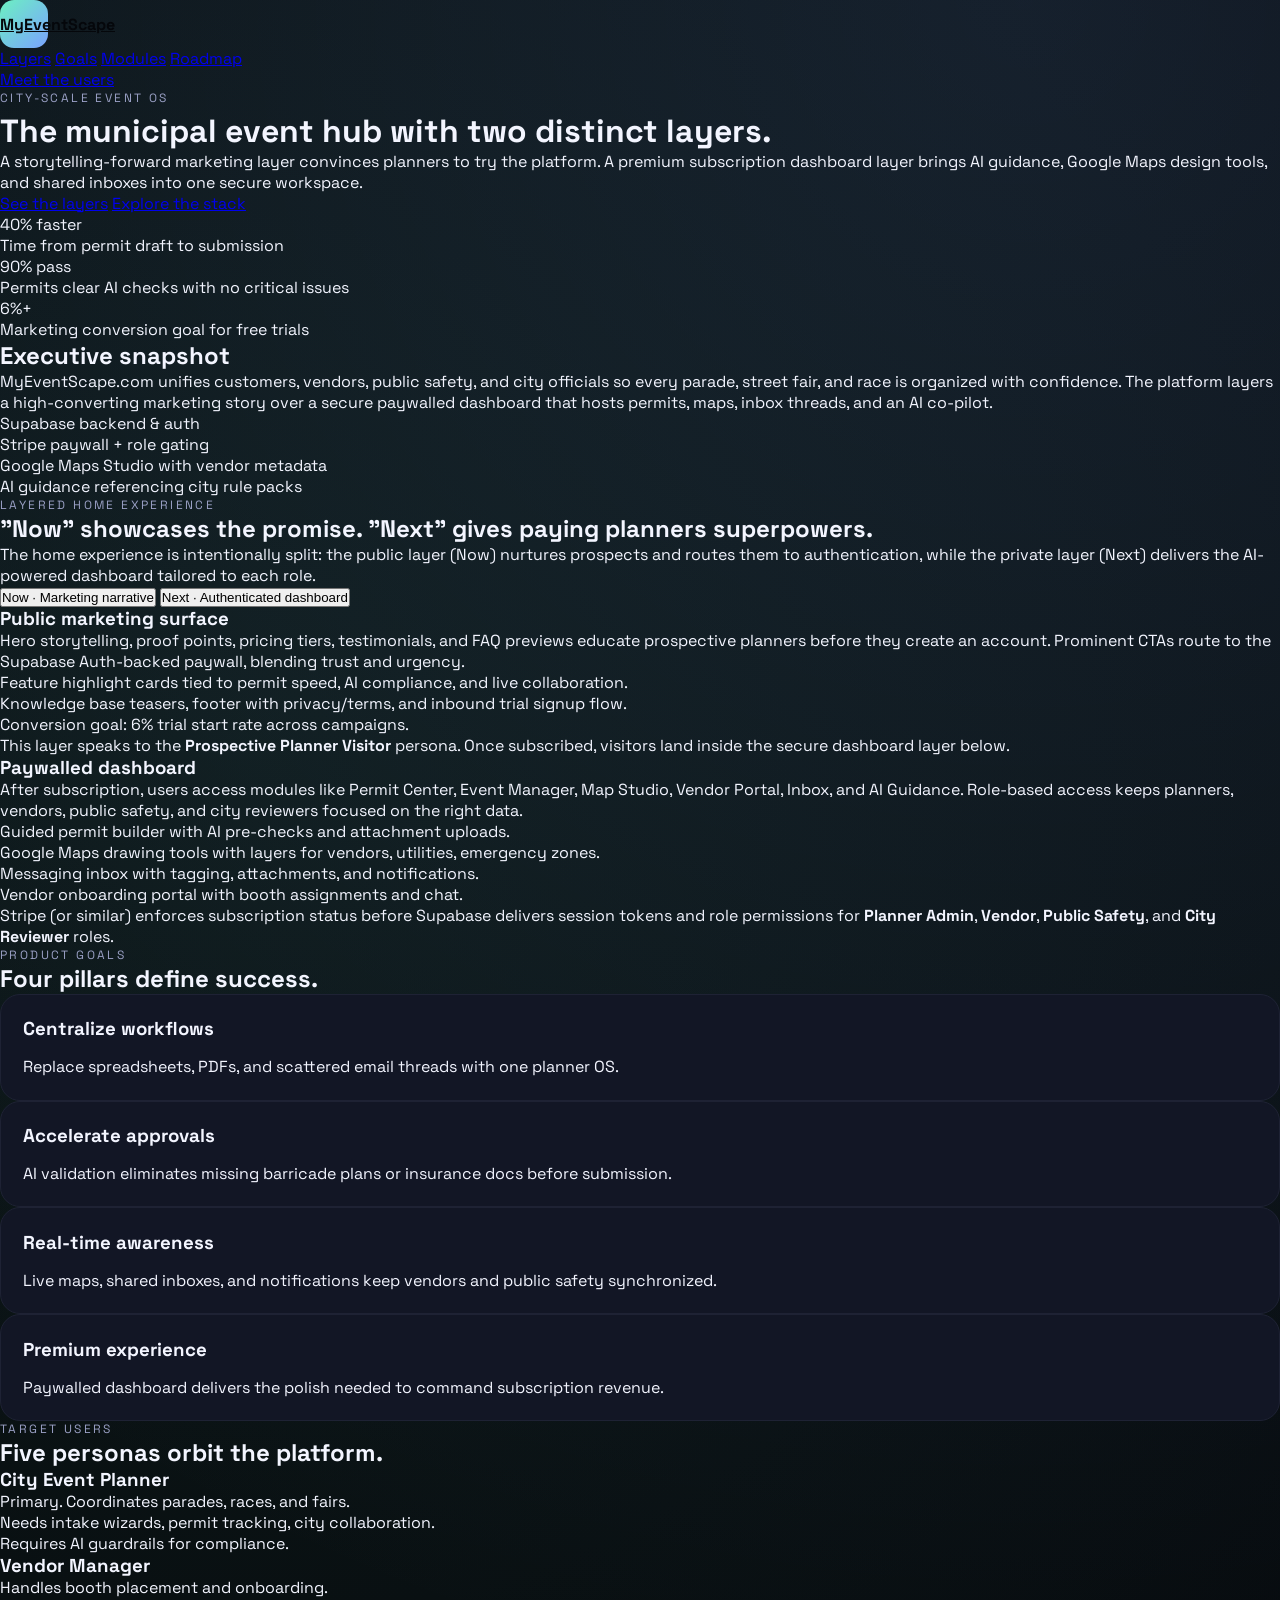
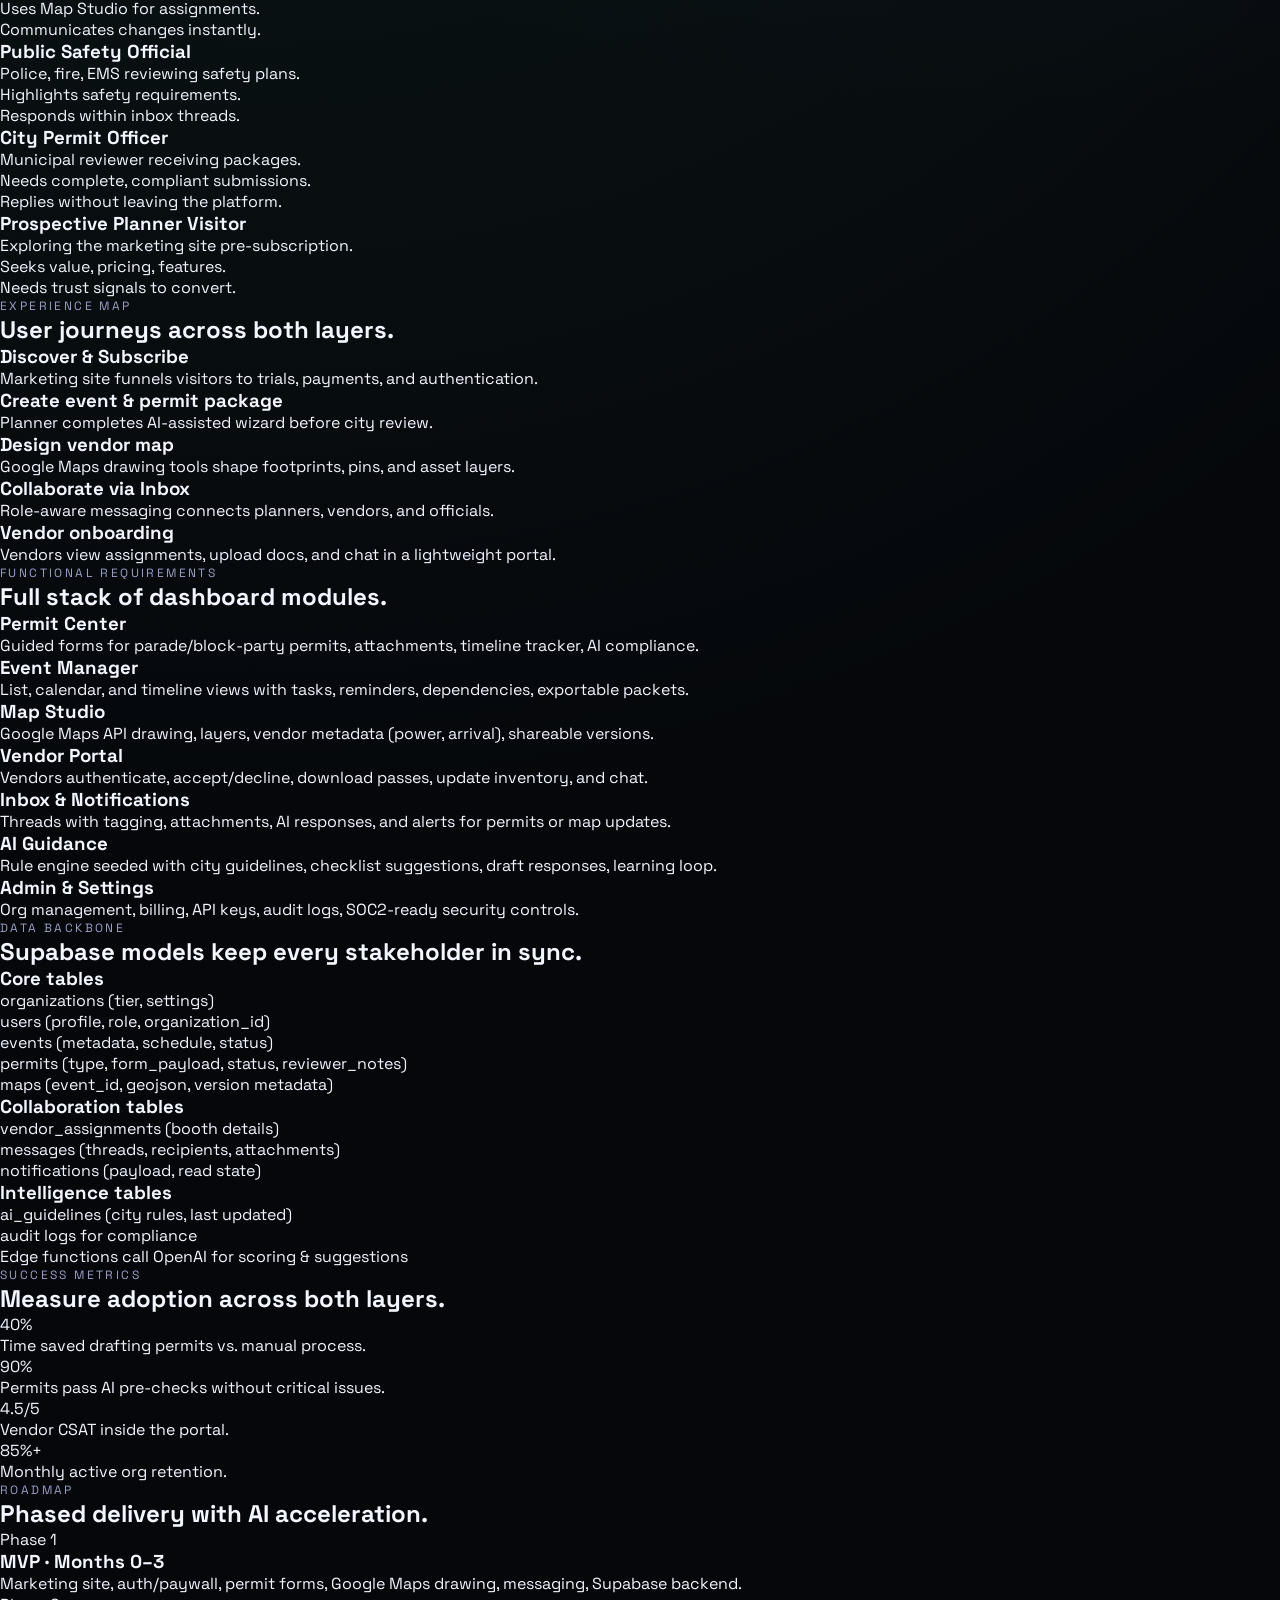
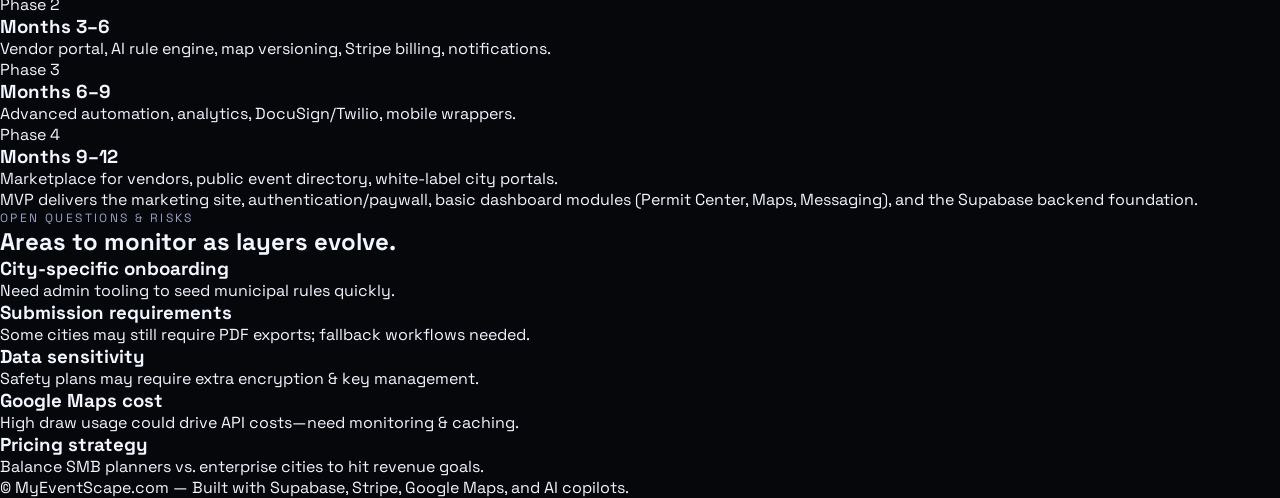
<file: index.html>
<!DOCTYPE html>
<html lang="en">
  <head>
    <meta charset="UTF-8" />
    <meta name="viewport" content="width=device-width, initial-scale=1.0" />
    <title>MyEventScape.com — Dual Layer Experience</title>
    <link rel="preconnect" href="https://fonts.googleapis.com" />
    <link rel="preconnect" href="https://fonts.gstatic.com" crossorigin />
    <link
      href="https://fonts.googleapis.com/css2?family=Space+Grotesk:wght@400;500;600;700&family=Inter:wght@400;500;600;700&display=swap"
      rel="stylesheet"
    />
    <link rel="stylesheet" href="styles.css" />
    <script defer src="script.js"></script>
  </head>
  <body>
    <div class="glow-grid" aria-hidden="true"></div>
    <header class="site-header">
      <a class="logo" href="#top">MyEventScape</a>
      <nav>
        <a href="#layers">Layers</a>
        <a href="#goals">Goals</a>
        <a href="#modules">Modules</a>
        <a href="#roadmap">Roadmap</a>
      </nav>
      <a class="btn btn--ghost" href="#personas">Meet the users</a>
    </header>

    <main id="top">
      <section class="hero">
        <div class="hero__content">
          <p class="eyebrow">City-Scale Event OS</p>
          <h1>The municipal event hub with two distinct layers.</h1>
          <p class="lede">
            A storytelling-forward marketing layer convinces planners to try the platform. A
            premium subscription dashboard layer brings AI guidance, Google Maps design tools, and
            shared inboxes into one secure workspace.
          </p>
          <div class="hero__actions">
            <a class="btn btn--primary" href="#layers">See the layers</a>
            <a class="btn btn--ghost" href="#modules">Explore the stack</a>
          </div>
          <ul class="hero__stats">
            <li>
              <span>40% faster</span>
              <p>Time from permit draft to submission</p>
            </li>
            <li>
              <span>90% pass</span>
              <p>Permits clear AI checks with no critical issues</p>
            </li>
            <li>
              <span>6%+</span>
              <p>Marketing conversion goal for free trials</p>
            </li>
          </ul>
        </div>
        <div class="hero__panel">
          <div class="panel-card">
            <h2>Executive snapshot</h2>
            <p>
              MyEventScape.com unifies customers, vendors, public safety, and city officials so every
              parade, street fair, and race is organized with confidence. The platform layers a
              high-converting marketing story over a secure paywalled dashboard that hosts permits,
              maps, inbox threads, and an AI co-pilot.
            </p>
            <ul>
              <li>Supabase backend & auth</li>
              <li>Stripe paywall + role gating</li>
              <li>Google Maps Studio with vendor metadata</li>
              <li>AI guidance referencing city rule packs</li>
            </ul>
          </div>
        </div>
      </section>

      <section class="layers" id="layers">
        <div class="section__header">
          <p class="eyebrow">Layered home experience</p>
          <h2>"Now" showcases the promise. "Next" gives paying planners superpowers.</h2>
          <p>
            The home experience is intentionally split: the public layer (Now) nurtures prospects and
            routes them to authentication, while the private layer (Next) delivers the AI-powered
            dashboard tailored to each role.
          </p>
        </div>
        <div class="layer-switch">
          <button class="layer-switch__btn is-active" data-layer-target="now">
            Now · Marketing narrative
          </button>
          <button class="layer-switch__btn" data-layer-target="next">
            Next · Authenticated dashboard
          </button>
        </div>
        <div class="layer-panels">
          <article class="layer-panel is-active" id="layer-now">
            <div>
              <h3>Public marketing surface</h3>
              <p>
                Hero storytelling, proof points, pricing tiers, testimonials, and FAQ previews educate
                prospective planners before they create an account. Prominent CTAs route to the
                Supabase Auth-backed paywall, blending trust and urgency.
              </p>
            </div>
            <ul>
              <li>Feature highlight cards tied to permit speed, AI compliance, and live collaboration.</li>
              <li>Knowledge base teasers, footer with privacy/terms, and inbound trial signup flow.</li>
              <li>Conversion goal: 6% trial start rate across campaigns.</li>
            </ul>
            <div class="layer-panel__callout">
              <p>
                This layer speaks to the <strong>Prospective Planner Visitor</strong> persona. Once
                subscribed, visitors land inside the secure dashboard layer below.
              </p>
            </div>
          </article>
          <article class="layer-panel" id="layer-next">
            <div>
              <h3>Paywalled dashboard</h3>
              <p>
                After subscription, users access modules like Permit Center, Event Manager, Map Studio,
                Vendor Portal, Inbox, and AI Guidance. Role-based access keeps planners, vendors,
                public safety, and city reviewers focused on the right data.
              </p>
            </div>
            <ul>
              <li>Guided permit builder with AI pre-checks and attachment uploads.</li>
              <li>Google Maps drawing tools with layers for vendors, utilities, emergency zones.</li>
              <li>Messaging inbox with tagging, attachments, and notifications.</li>
              <li>Vendor onboarding portal with booth assignments and chat.</li>
            </ul>
            <div class="layer-panel__callout">
              <p>
                Stripe (or similar) enforces subscription status before Supabase delivers session tokens
                and role permissions for <strong>Planner Admin</strong>, <strong>Vendor</strong>,
                <strong>Public Safety</strong>, and <strong>City Reviewer</strong> roles.
              </p>
            </div>
          </article>
        </div>
      </section>

      <section class="pillars" id="goals">
        <div class="section__header">
          <p class="eyebrow">Product goals</p>
          <h2>Four pillars define success.</h2>
        </div>
        <div class="grid grid--four">
          <article class="card">
            <h3>Centralize workflows</h3>
            <p>Replace spreadsheets, PDFs, and scattered email threads with one planner OS.</p>
          </article>
          <article class="card">
            <h3>Accelerate approvals</h3>
            <p>AI validation eliminates missing barricade plans or insurance docs before submission.</p>
          </article>
          <article class="card">
            <h3>Real-time awareness</h3>
            <p>Live maps, shared inboxes, and notifications keep vendors and public safety synchronized.</p>
          </article>
          <article class="card">
            <h3>Premium experience</h3>
            <p>Paywalled dashboard delivers the polish needed to command subscription revenue.</p>
          </article>
        </div>
      </section>

      <section class="personas" id="personas">
        <div class="section__header">
          <p class="eyebrow">Target users</p>
          <h2>Five personas orbit the platform.</h2>
        </div>
        <div class="persona-grid">
          <article>
            <h3>City Event Planner</h3>
            <p>Primary. Coordinates parades, races, and fairs.</p>
            <ul>
              <li>Needs intake wizards, permit tracking, city collaboration.</li>
              <li>Requires AI guardrails for compliance.</li>
            </ul>
          </article>
          <article>
            <h3>Vendor Manager</h3>
            <p>Handles booth placement and onboarding.</p>
            <ul>
              <li>Uses Map Studio for assignments.</li>
              <li>Communicates changes instantly.</li>
            </ul>
          </article>
          <article>
            <h3>Public Safety Official</h3>
            <p>Police, fire, EMS reviewing safety plans.</p>
            <ul>
              <li>Highlights safety requirements.</li>
              <li>Responds within inbox threads.</li>
            </ul>
          </article>
          <article>
            <h3>City Permit Officer</h3>
            <p>Municipal reviewer receiving packages.</p>
            <ul>
              <li>Needs complete, compliant submissions.</li>
              <li>Replies without leaving the platform.</li>
            </ul>
          </article>
          <article>
            <h3>Prospective Planner Visitor</h3>
            <p>Exploring the marketing site pre-subscription.</p>
            <ul>
              <li>Seeks value, pricing, features.</li>
              <li>Needs trust signals to convert.</li>
            </ul>
          </article>
        </div>
      </section>

      <section class="journeys" id="journeys">
        <div class="section__header">
          <p class="eyebrow">Experience map</p>
          <h2>User journeys across both layers.</h2>
        </div>
        <ol>
          <li>
            <h3>Discover &amp; Subscribe</h3>
            <p>Marketing site funnels visitors to trials, payments, and authentication.</p>
          </li>
          <li>
            <h3>Create event &amp; permit package</h3>
            <p>Planner completes AI-assisted wizard before city review.</p>
          </li>
          <li>
            <h3>Design vendor map</h3>
            <p>Google Maps drawing tools shape footprints, pins, and asset layers.</p>
          </li>
          <li>
            <h3>Collaborate via Inbox</h3>
            <p>Role-aware messaging connects planners, vendors, and officials.</p>
          </li>
          <li>
            <h3>Vendor onboarding</h3>
            <p>Vendors view assignments, upload docs, and chat in a lightweight portal.</p>
          </li>
        </ol>
      </section>

      <section class="modules" id="modules">
        <div class="section__header">
          <p class="eyebrow">Functional requirements</p>
          <h2>Full stack of dashboard modules.</h2>
        </div>
        <div class="module-wrap">
          <article>
            <h3>Permit Center</h3>
            <p>Guided forms for parade/block-party permits, attachments, timeline tracker, AI compliance.</p>
          </article>
          <article>
            <h3>Event Manager</h3>
            <p>List, calendar, and timeline views with tasks, reminders, dependencies, exportable packets.</p>
          </article>
          <article>
            <h3>Map Studio</h3>
            <p>Google Maps API drawing, layers, vendor metadata (power, arrival), shareable versions.</p>
          </article>
          <article>
            <h3>Vendor Portal</h3>
            <p>Vendors authenticate, accept/decline, download passes, update inventory, and chat.</p>
          </article>
          <article>
            <h3>Inbox &amp; Notifications</h3>
            <p>Threads with tagging, attachments, AI responses, and alerts for permits or map updates.</p>
          </article>
          <article>
            <h3>AI Guidance</h3>
            <p>Rule engine seeded with city guidelines, checklist suggestions, draft responses, learning loop.</p>
          </article>
          <article>
            <h3>Admin &amp; Settings</h3>
            <p>Org management, billing, API keys, audit logs, SOC2-ready security controls.</p>
          </article>
        </div>
      </section>

      <section class="data" id="data">
        <div class="section__header">
          <p class="eyebrow">Data backbone</p>
          <h2>Supabase models keep every stakeholder in sync.</h2>
        </div>
        <div class="data-grid">
          <article>
            <h3>Core tables</h3>
            <ul>
              <li>organizations (tier, settings)</li>
              <li>users (profile, role, organization_id)</li>
              <li>events (metadata, schedule, status)</li>
              <li>permits (type, form_payload, status, reviewer_notes)</li>
              <li>maps (event_id, geojson, version metadata)</li>
            </ul>
          </article>
          <article>
            <h3>Collaboration tables</h3>
            <ul>
              <li>vendor_assignments (booth details)</li>
              <li>messages (threads, recipients, attachments)</li>
              <li>notifications (payload, read state)</li>
            </ul>
          </article>
          <article>
            <h3>Intelligence tables</h3>
            <ul>
              <li>ai_guidelines (city rules, last updated)</li>
              <li>audit logs for compliance</li>
              <li>Edge functions call OpenAI for scoring &amp; suggestions</li>
            </ul>
          </article>
        </div>
      </section>

      <section class="metrics" id="metrics">
        <div class="section__header">
          <p class="eyebrow">Success metrics</p>
          <h2>Measure adoption across both layers.</h2>
        </div>
        <div class="metrics-grid">
          <article>
            <p class="metric">40%</p>
            <p>Time saved drafting permits vs. manual process.</p>
          </article>
          <article>
            <p class="metric">90%</p>
            <p>Permits pass AI pre-checks without critical issues.</p>
          </article>
          <article>
            <p class="metric">4.5/5</p>
            <p>Vendor CSAT inside the portal.</p>
          </article>
          <article>
            <p class="metric">85%+</p>
            <p>Monthly active org retention.</p>
          </article>
        </div>
      </section>

      <section class="roadmap" id="roadmap">
        <div class="section__header">
          <p class="eyebrow">Roadmap</p>
          <h2>Phased delivery with AI acceleration.</h2>
        </div>
        <div class="roadmap__grid">
          <article class="phase-card active" data-detail="MVP delivers the marketing site, authentication/paywall, basic dashboard modules (Permit Center, Maps, Messaging), and the Supabase backend foundation.">
            <p class="phase">Phase 1</p>
            <h3>MVP · Months 0–3</h3>
            <p>Marketing site, auth/paywall, permit forms, Google Maps drawing, messaging, Supabase backend.</p>
          </article>
          <article class="phase-card" data-detail="Phase 2 unlocks the vendor portal, AI rule engine, map versioning, subscription billing, and notifications so the dashboard becomes collaborative.">
            <p class="phase">Phase 2</p>
            <h3>Months 3–6</h3>
            <p>Vendor portal, AI rule engine, map versioning, Stripe billing, notifications.</p>
          </article>
          <article class="phase-card" data-detail="Phase 3 focuses on automation—AI drafted responses, analytics, DocuSign/Twilio integrations, and mobile wrappers for field teams.">
            <p class="phase">Phase 3</p>
            <h3>Months 6–9</h3>
            <p>Advanced automation, analytics, DocuSign/Twilio, mobile wrappers.</p>
          </article>
          <article class="phase-card" data-detail="Phase 4 introduces the marketplace, public event directory, and white-label portals so cities can extend the platform outward.">
            <p class="phase">Phase 4</p>
            <h3>Months 9–12</h3>
            <p>Marketplace for vendors, public event directory, white-label city portals.</p>
          </article>
        </div>
        <div class="roadmap__detail" data-phase-detail>
          MVP delivers the marketing site, authentication/paywall, basic dashboard modules (Permit Center,
          Maps, Messaging), and the Supabase backend foundation.
        </div>
      </section>

      <section class="risks">
        <div class="section__header">
          <p class="eyebrow">Open questions &amp; risks</p>
          <h2>Areas to monitor as layers evolve.</h2>
        </div>
        <div class="risks-grid">
          <article>
            <h3>City-specific onboarding</h3>
            <p>Need admin tooling to seed municipal rules quickly.</p>
          </article>
          <article>
            <h3>Submission requirements</h3>
            <p>Some cities may still require PDF exports; fallback workflows needed.</p>
          </article>
          <article>
            <h3>Data sensitivity</h3>
            <p>Safety plans may require extra encryption &amp; key management.</p>
          </article>
          <article>
            <h3>Google Maps cost</h3>
            <p>High draw usage could drive API costs—need monitoring &amp; caching.</p>
          </article>
          <article>
            <h3>Pricing strategy</h3>
            <p>Balance SMB planners vs. enterprise cities to hit revenue goals.</p>
          </article>
        </div>
      </section>
    </main>

    <footer class="site-footer">
      <p>© MyEventScape.com — Built with Supabase, Stripe, Google Maps, and AI copilots.</p>
    </footer>
  </body>
</html>
</file>
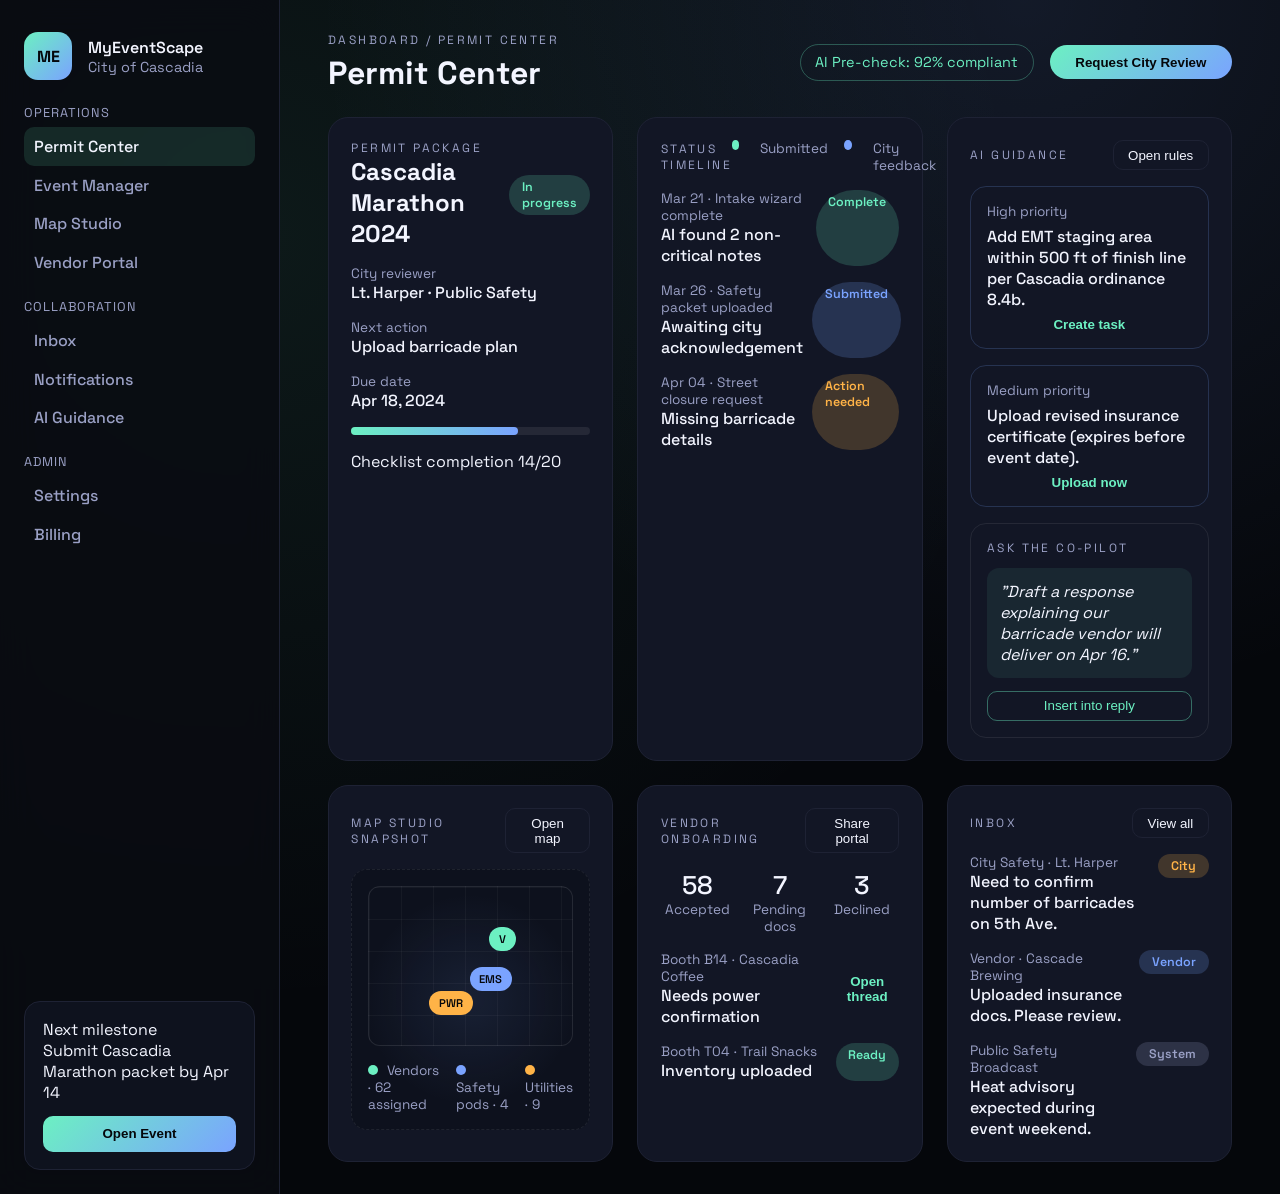
<file: dashboard.html>
<!DOCTYPE html>
<html lang="en">
<head>
  <meta charset="UTF-8" />
  <meta name="viewport" content="width=device-width, initial-scale=1.0" />
  <title>MyEventScape Dashboard</title>
  <link rel="stylesheet" href="styles.css" />
  <link rel="preconnect" href="https://fonts.googleapis.com" />
  <link rel="preconnect" href="https://fonts.gstatic.com" crossorigin />
  <link href="https://fonts.googleapis.com/css2?family=Space+Grotesk:wght@400;500;600;700&display=swap" rel="stylesheet" />
</head>
<body>
  <div class="app-shell">
    <aside class="sidebar">
      <div class="brand">
        <span class="logo">ME</span>
        <div>
          <p class="brand-title">MyEventScape</p>
          <p class="brand-subtitle">City of Cascadia</p>
        </div>
      </div>
      <nav>
        <p class="nav-label">Operations</p>
        <ul>
          <li class="active"><span>Permit Center</span></li>
          <li><span>Event Manager</span></li>
          <li><span>Map Studio</span></li>
          <li><span>Vendor Portal</span></li>
        </ul>
        <p class="nav-label">Collaboration</p>
        <ul>
          <li><span>Inbox</span></li>
          <li><span>Notifications</span></li>
          <li><span>AI Guidance</span></li>
        </ul>
        <p class="nav-label">Admin</p>
        <ul>
          <li><span>Settings</span></li>
          <li><span>Billing</span></li>
        </ul>
      </nav>
      <div class="sidebar-footer">
        <p class="footer-title">Next milestone</p>
        <p class="footer-body">Submit Cascadia Marathon packet by Apr 14</p>
        <button>Open Event</button>
      </div>
    </aside>

    <main class="workspace">
      <header class="workspace-header">
        <div>
          <p class="crumbs">Dashboard / Permit Center</p>
          <h1>Permit Center</h1>
        </div>
        <div class="header-actions">
          <div class="status-pill">AI Pre-check: 92% compliant</div>
          <button class="primary">Request City Review</button>
        </div>
      </header>

      <section class="permit-grid">
        <article class="card permit">
          <header>
            <div>
              <p class="eyebrow">Permit Package</p>
              <h2>Cascadia Marathon 2024</h2>
            </div>
            <span class="badge success">In progress</span>
          </header>
          <div class="permit-body">
            <div>
              <p class="label">City reviewer</p>
              <p class="value">Lt. Harper · Public Safety</p>
            </div>
            <div>
              <p class="label">Next action</p>
              <p class="value">Upload barricade plan</p>
            </div>
            <div>
              <p class="label">Due date</p>
              <p class="value">Apr 18, 2024</p>
            </div>
          </div>
          <div class="progress">
            <div class="progress-bar" style="width: 70%"></div>
          </div>
          <p class="progress-label">Checklist completion 14/20</p>
        </article>

        <article class="card timeline">
          <header>
            <p class="eyebrow">Status timeline</p>
            <div class="timeline-legend">
              <span class="dot success"></span> Submitted
              <span class="dot info"></span> City feedback
              <span class="dot warning"></span> Pending
            </div>
          </header>
          <ul>
            <li>
              <div>
                <p class="label">Mar 21 · Intake wizard complete</p>
                <p class="value">AI found 2 non-critical notes</p>
              </div>
              <span class="badge success">Complete</span>
            </li>
            <li>
              <div>
                <p class="label">Mar 26 · Safety packet uploaded</p>
                <p class="value">Awaiting city acknowledgement</p>
              </div>
              <span class="badge info">Submitted</span>
            </li>
            <li>
              <div>
                <p class="label">Apr 04 · Street closure request</p>
                <p class="value">Missing barricade details</p>
              </div>
              <span class="badge warning">Action needed</span>
            </li>
          </ul>
        </article>

        <article class="card ai">
          <header>
            <p class="eyebrow">AI Guidance</p>
            <button class="ghost">Open rules</button>
          </header>
          <div class="ai-suggestion">
            <p class="label">High priority</p>
            <p class="value">
              Add EMT staging area within 500 ft of finish line per Cascadia ordinance 8.4b.
            </p>
            <button class="link">Create task</button>
          </div>
          <div class="ai-suggestion">
            <p class="label">Medium priority</p>
            <p class="value">Upload revised insurance certificate (expires before event date).</p>
            <button class="link">Upload now</button>
          </div>
          <div class="ai-chat">
            <p class="eyebrow">Ask the co-pilot</p>
            <div class="chat-bubble">
              "Draft a response explaining our barricade vendor will deliver on Apr 16."
            </div>
            <button class="primary ghost">Insert into reply</button>
          </div>
        </article>

        <article class="card map">
          <header>
            <p class="eyebrow">Map Studio snapshot</p>
            <button class="ghost">Open map</button>
          </header>
          <div class="map-preview">
            <div class="map-grid">
              <span class="pin vendor">V</span>
              <span class="pin safety">EMS</span>
              <span class="pin utility">PWR</span>
            </div>
            <div class="map-legend">
              <p><span class="dot vendor"></span> Vendors · 62 assigned</p>
              <p><span class="dot safety"></span> Safety pods · 4</p>
              <p><span class="dot utility"></span> Utilities · 9</p>
            </div>
          </div>
        </article>

        <article class="card vendor">
          <header>
            <p class="eyebrow">Vendor onboarding</p>
            <button class="ghost">Share portal</button>
          </header>
          <div class="vendor-stats">
            <div>
              <p class="value">58</p>
              <p class="label">Accepted</p>
            </div>
            <div>
              <p class="value">7</p>
              <p class="label">Pending docs</p>
            </div>
            <div>
              <p class="value">3</p>
              <p class="label">Declined</p>
            </div>
          </div>
          <ul class="vendor-list">
            <li>
              <div>
                <p class="label">Booth B14 · Cascadia Coffee</p>
                <p class="value">Needs power confirmation</p>
              </div>
              <button class="link">Open thread</button>
            </li>
            <li>
              <div>
                <p class="label">Booth T04 · Trail Snacks</p>
                <p class="value">Inventory uploaded</p>
              </div>
              <span class="badge success">Ready</span>
            </li>
          </ul>
        </article>

        <article class="card inbox">
          <header>
            <p class="eyebrow">Inbox</p>
            <button class="ghost">View all</button>
          </header>
          <ul>
            <li>
              <div>
                <p class="label">City Safety · Lt. Harper</p>
                <p class="value">Need to confirm number of barricades on 5th Ave.</p>
              </div>
              <span class="badge warning">City</span>
            </li>
            <li>
              <div>
                <p class="label">Vendor · Cascade Brewing</p>
                <p class="value">Uploaded insurance docs. Please review.</p>
              </div>
              <span class="badge info">Vendor</span>
            </li>
            <li>
              <div>
                <p class="label">Public Safety Broadcast</p>
                <p class="value">Heat advisory expected during event weekend.</p>
              </div>
              <span class="badge neutral">System</span>
            </li>
          </ul>
        </article>
      </section>
    </main>
  </div>
</body>
</html>
</file>
<file: styles.css>
:root {
  --bg: #05070b;
  --bg-elevated: #0f1117;
  --bg-card: #121625;
  --stroke: #1e2234;
  --text: #f3f5ff;
  --text-muted: #9aa0c5;
  --accent: #6cf0c2;
  --accent-2: #7aa3ff;
  --warning: #ffb347;
  --danger: #ff7c93;
  --success: #6cf0c2;
  --font: 'Space Grotesk', system-ui, -apple-system, BlinkMacSystemFont, 'Segoe UI', sans-serif;
}

* {
  box-sizing: border-box;
  margin: 0;
  padding: 0;
}

body {
  background: radial-gradient(circle at 20% 20%, rgba(108, 240, 194, 0.08), transparent 55%),
    radial-gradient(circle at 80% 0%, rgba(122, 163, 255, 0.12), transparent 45%),
    var(--bg);
  color: var(--text);
  font-family: var(--font);
  min-height: 100vh;
}

.app-shell {
  display: grid;
  grid-template-columns: 280px 1fr;
  min-height: 100vh;
}

.sidebar {
  border-right: 1px solid var(--stroke);
  padding: 2rem 1.5rem 1.5rem;
  background: rgba(10, 12, 18, 0.85);
  backdrop-filter: blur(18px);
  display: flex;
  flex-direction: column;
  gap: 1.5rem;
}

.brand {
  display: flex;
  align-items: center;
  gap: 1rem;
}

.logo {
  width: 48px;
  height: 48px;
  border-radius: 14px;
  background: linear-gradient(135deg, var(--accent), var(--accent-2));
  display: grid;
  place-items: center;
  font-weight: 700;
  color: #05070b;
}

.brand-title {
  font-weight: 600;
}

.brand-subtitle {
  color: var(--text-muted);
  font-size: 0.9rem;
}

nav ul {
  list-style: none;
  margin-bottom: 1rem;
}

nav li {
  padding: 0.55rem 0.6rem;
  border-radius: 10px;
  color: var(--text-muted);
  font-weight: 500;
  display: flex;
  justify-content: space-between;
  cursor: pointer;
}

nav li.active,
nav li:hover {
  background: rgba(108, 240, 194, 0.12);
  color: var(--text);
}

.nav-label {
  font-size: 0.8rem;
  letter-spacing: 0.08em;
  text-transform: uppercase;
  color: var(--text-muted);
  margin-bottom: 0.4rem;
}

.sidebar-footer {
  margin-top: auto;
  border: 1px solid var(--stroke);
  border-radius: 16px;
  padding: 1.1rem;
  background: rgba(18, 22, 37, 0.7);
}

.sidebar-footer button {
  margin-top: 0.8rem;
  width: 100%;
  padding: 0.65rem;
  border-radius: 10px;
  border: none;
  background: linear-gradient(135deg, var(--accent), var(--accent-2));
  color: #05070b;
  font-weight: 600;
}

.workspace {
  padding: 2rem 3rem;
  display: flex;
  flex-direction: column;
  gap: 1.5rem;
}

.workspace-header {
  display: flex;
  justify-content: space-between;
  align-items: center;
}

.crumbs {
  color: var(--text-muted);
  text-transform: uppercase;
  font-size: 0.75rem;
  letter-spacing: 0.2em;
}

h1 {
  font-size: 2rem;
  margin-top: 0.3rem;
}

.header-actions {
  display: flex;
  gap: 1rem;
  align-items: center;
}

.status-pill {
  border: 1px solid rgba(108, 240, 194, 0.3);
  padding: 0.55rem 0.9rem;
  border-radius: 999px;
  font-size: 0.9rem;
  color: var(--accent);
}

button.primary {
  border: none;
  border-radius: 999px;
  padding: 0.6rem 1.6rem;
  font-weight: 600;
  background: linear-gradient(135deg, var(--accent), var(--accent-2));
  color: #05070b;
}

button.primary.ghost {
  background: transparent;
  color: var(--accent);
  border: 1px solid rgba(108, 240, 194, 0.4);
}

button.ghost {
  border: 1px solid var(--stroke);
  background: transparent;
  color: var(--text);
  border-radius: 10px;
  padding: 0.4rem 0.9rem;
  font-weight: 500;
}

button.link {
  background: none;
  border: none;
  color: var(--accent);
  font-weight: 600;
  cursor: pointer;
}

.permit-grid {
  display: grid;
  grid-template-columns: repeat(auto-fit, minmax(280px, 1fr));
  gap: 1.5rem;
}

.card {
  background: var(--bg-card);
  border: 1px solid var(--stroke);
  border-radius: 20px;
  padding: 1.4rem;
  display: flex;
  flex-direction: column;
  gap: 1rem;
}

.card header {
  display: flex;
  justify-content: space-between;
  align-items: center;
}

.eyebrow {
  text-transform: uppercase;
  letter-spacing: 0.2em;
  font-size: 0.75rem;
  color: var(--text-muted);
}

.badge {
  border-radius: 999px;
  padding: 0.25rem 0.8rem;
  font-size: 0.78rem;
  font-weight: 600;
}

.badge.success {
  background: rgba(108, 240, 194, 0.18);
  color: var(--success);
}

.badge.info {
  background: rgba(122, 163, 255, 0.2);
  color: var(--accent-2);
}

.badge.warning {
  background: rgba(255, 179, 71, 0.2);
  color: var(--warning);
}

.badge.neutral {
  background: rgba(154, 160, 197, 0.2);
  color: var(--text-muted);
}

.label {
  color: var(--text-muted);
  font-size: 0.85rem;
}

.value {
  font-size: 1rem;
  font-weight: 500;
}

.permit-body {
  display: grid;
  grid-template-columns: repeat(auto-fit, minmax(150px, 1fr));
  gap: 1rem;
}

.progress {
  height: 8px;
  background: rgba(255, 255, 255, 0.08);
  border-radius: 999px;
}

.progress-bar {
  height: 100%;
  border-radius: 999px;
  background: linear-gradient(90deg, var(--accent), var(--accent-2));
}

.timeline ul,
.vendor-list,
.card.inbox ul {
  display: flex;
  flex-direction: column;
  gap: 1rem;
  list-style: none;
}

.timeline li,
.vendor-list li,
.card.inbox li {
  display: flex;
  justify-content: space-between;
  gap: 0.6rem;
}

.timeline-legend,
.map-legend {
  display: flex;
  gap: 1rem;
  font-size: 0.85rem;
  color: var(--text-muted);
}

.dot {
  width: 10px;
  height: 10px;
  border-radius: 50%;
  display: inline-flex;
  margin-right: 0.3rem;
}

.dot.success,
.pin.vendor {
  background: var(--success);
}

.dot.info,
.pin.safety {
  background: var(--accent-2);
}

.dot.warning,
.pin.utility {
  background: var(--warning);
}

.dot.vendor {
  background: var(--success);
}

.dot.safety {
  background: var(--accent-2);
}

.dot.utility {
  background: var(--warning);
}

.ai-suggestion {
  border: 1px solid rgba(122, 163, 255, 0.2);
  border-radius: 16px;
  padding: 1rem;
  display: flex;
  flex-direction: column;
  gap: 0.4rem;
}

.ai-chat {
  border: 1px solid rgba(255, 255, 255, 0.08);
  border-radius: 16px;
  padding: 1rem;
  display: flex;
  flex-direction: column;
  gap: 0.8rem;
}

.chat-bubble {
  background: rgba(108, 240, 194, 0.08);
  border-radius: 12px;
  padding: 0.8rem;
  font-style: italic;
}

.map-preview {
  background: radial-gradient(circle, rgba(122, 163, 255, 0.1), transparent 60%),
    #0d111d;
  border-radius: 16px;
  border: 1px dashed rgba(255, 255, 255, 0.08);
  padding: 1rem;
  display: flex;
  flex-direction: column;
  gap: 1rem;
}

.map-grid {
  border-radius: 12px;
  border: 1px solid rgba(255, 255, 255, 0.1);
  min-height: 160px;
  background-image: linear-gradient(rgba(255, 255, 255, 0.04) 1px, transparent 1px),
    linear-gradient(90deg, rgba(255, 255, 255, 0.04) 1px, transparent 1px);
  background-size: 32px 32px;
  position: relative;
}

.pin {
  position: absolute;
  padding: 0.3rem 0.6rem;
  border-radius: 999px;
  font-size: 0.7rem;
  font-weight: 600;
  color: #05070b;
}

.pin.vendor {
  top: 40px;
  left: 120px;
}

.pin.safety {
  top: 80px;
  right: 60px;
}

.pin.utility {
  bottom: 30px;
  left: 60px;
}

.vendor-stats {
  display: grid;
  grid-template-columns: repeat(3, 1fr);
  text-align: center;
  gap: 0.5rem;
}

.vendor-stats .value {
  font-size: 1.6rem;
}

.card.inbox li {
  align-items: flex-start;
}

@media (max-width: 960px) {
  .app-shell {
    grid-template-columns: 1fr;
  }

  .sidebar {
    position: sticky;
    top: 0;
    z-index: 10;
    flex-direction: row;
    overflow-x: auto;
  }

  .workspace {
    padding: 1.5rem;
  }
}
</file>
